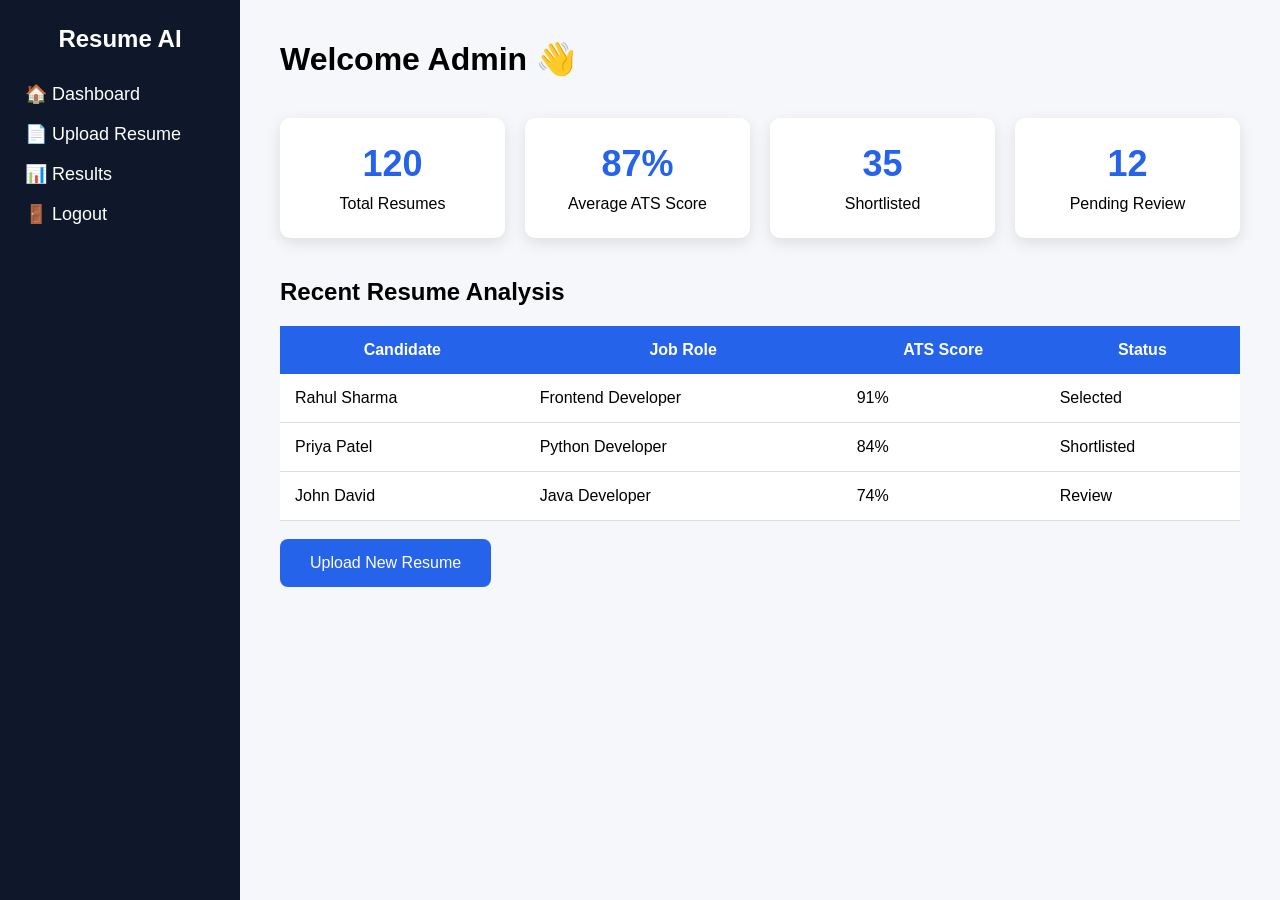
<file: dashboard.html>
<!DOCTYPE html>
<html lang="en">
<head>
    <meta charset="UTF-8">
    <meta name="viewport" content="width=device-width, initial-scale=1.0">
    <title>Dashboard | ResumeScreening AI</title>
    <link rel="stylesheet" href="style.css">
</head>

<body>

<div class="dashboard">

    <!-- Sidebar -->
    <div class="sidebar">

        <h2>Resume AI</h2>

        <ul>
            <li><a href="dashboard.html">🏠 Dashboard</a></li>
            <li><a href="upload.html">📄 Upload Resume</a></li>
            <li><a href="result.html">📊 Results</a></li>
            <li><a href="index.html">🚪 Logout</a></li>
        </ul>

    </div>

    <!-- Main Content -->
    <div class="main-content">

        <h1>Welcome Admin 👋</h1>

        <div class="cards">

            <div class="dashboard-card">
                <h2>120</h2>
                <p>Total Resumes</p>
            </div>

            <div class="dashboard-card">
                <h2>87%</h2>
                <p>Average ATS Score</p>
            </div>

            <div class="dashboard-card">
                <h2>35</h2>
                <p>Shortlisted</p>
            </div>

            <div class="dashboard-card">
                <h2>12</h2>
                <p>Pending Review</p>
            </div>

        </div>

        <h2 style="margin-top:40px;">Recent Resume Analysis</h2>

        <table>

            <tr>
                <th>Candidate</th>
                <th>Job Role</th>
                <th>ATS Score</th>
                <th>Status</th>
            </tr>

            <tr>
                <td>Rahul Sharma</td>
                <td>Frontend Developer</td>
                <td>91%</td>
                <td>Selected</td>
            </tr>

            <tr>
                <td>Priya Patel</td>
                <td>Python Developer</td>
                <td>84%</td>
                <td>Shortlisted</td>
            </tr>

            <tr>
                <td>John David</td>
                <td>Java Developer</td>
                <td>74%</td>
                <td>Review</td>
            </tr>

        </table>

        <br>

        <a href="upload.html">
            <button class="upload-btn">
                Upload New Resume
            </button>
        </a>

    </div>

</div>

</body>
</html>
</file>
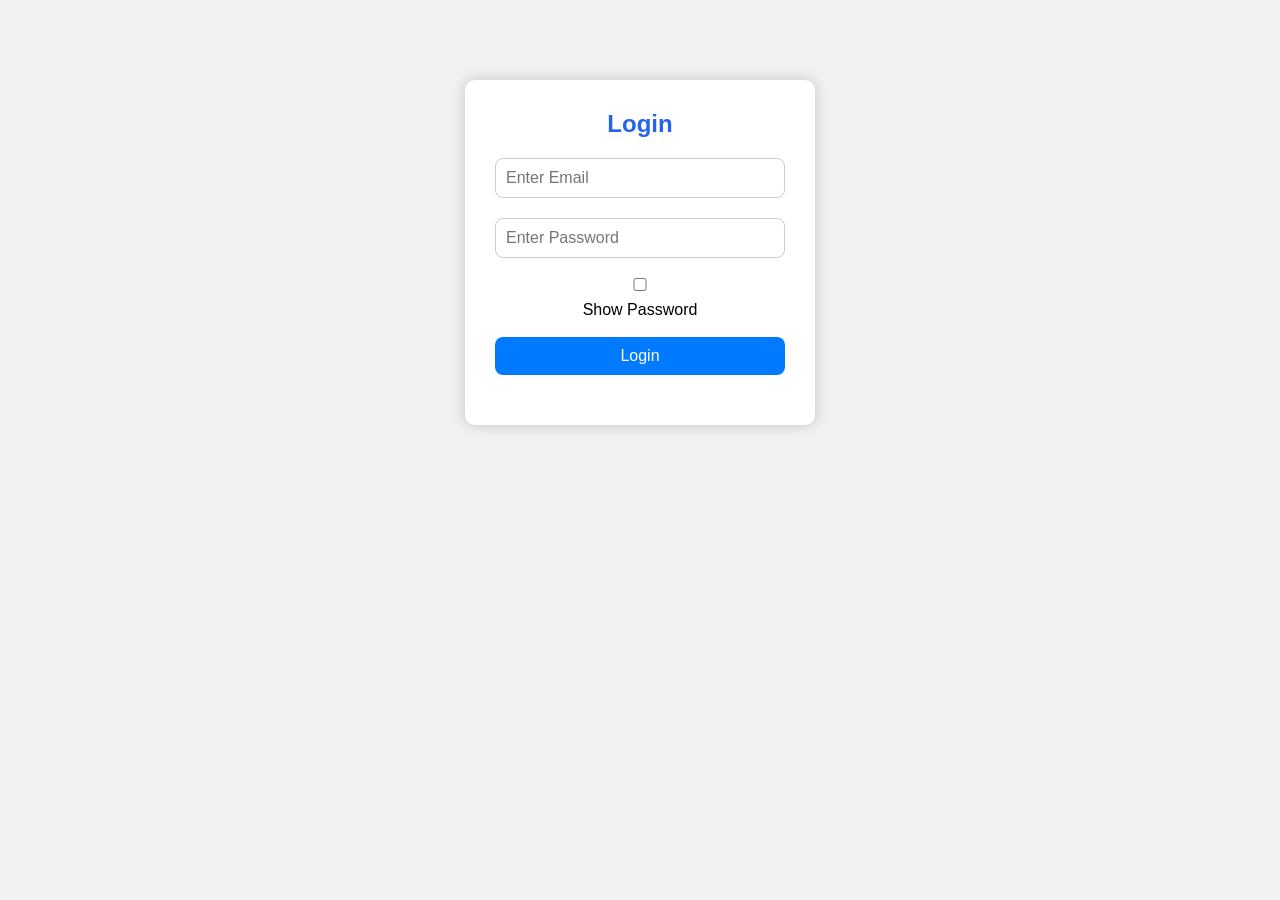
<file: login.html>
<!DOCTYPE html>
<html lang="en">
<head>
    <meta charset="UTF-8">
    <meta name="viewport" content="width=device-width, initial-scale=1.0">
    <title>Login - AI Resume Screening</title>

    <link rel="stylesheet" href="style.css">
</head>

<body>

<div class="login-container">

    <h2>Login</h2>

    <form id="loginForm">

        <input
            type="email"
            id="email"
            placeholder="Enter Email"
            required>

        <input
            type="password"
            id="password"
            placeholder="Enter Password"
            required>

        <label>
            <input type="checkbox" id="showPassword">
            Show Password
        </label>

        <br><br>

        <button type="submit">Login</button>

        <p id="message"></p>

    </form>

</div>

<script src="login.js"></script>

</body>
</html>
</file>
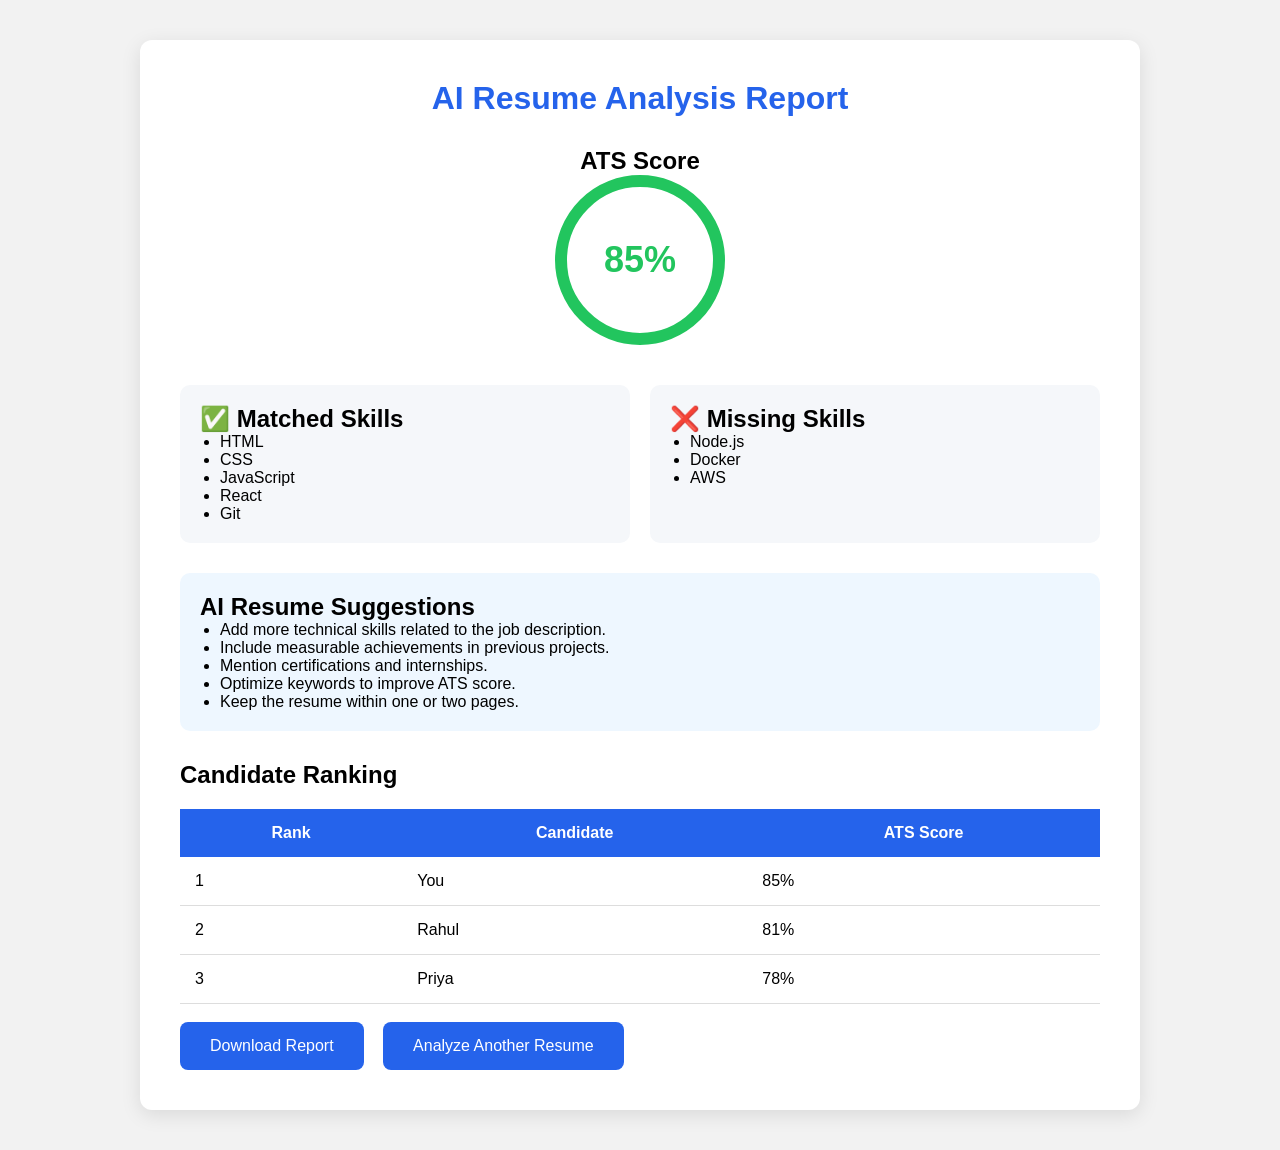
<file: result.html>
<!DOCTYPE html>
<html lang="en">
<head>
<meta charset="UTF-8">
<meta name="viewport" content="width=device-width, initial-scale=1.0">
<title>AI Resume Analysis</title>

<link rel="stylesheet" href="style.css">
</head>

<body>

<div class="result-container">

    <h1>AI Resume Analysis Report</h1>

    <!-- ATS Score -->
    <div class="score-card">

        <h2>ATS Score</h2>

        <div class="score-circle">
            <span id="score">85%</span>
        </div>

    </div>

    <!-- Skills -->
    <div class="result-grid">

        <div class="result-box">

            <h2>✅ Matched Skills</h2>

            <ul>
                <li>HTML</li>
                <li>CSS</li>
                <li>JavaScript</li>
                <li>React</li>
                <li>Git</li>

            </ul>

        </div>

        <div class="result-box">

            <h2>❌ Missing Skills</h2>

            <ul>

                <li>Node.js</li>
                <li>Docker</li>
                <li>AWS</li>

            </ul>

        </div>

    </div>

    <!-- Suggestions -->

    <div class="suggestions">

        <h2>AI Resume Suggestions</h2>

        <ul>

            <li>Add more technical skills related to the job description.</li>

            <li>Include measurable achievements in previous projects.</li>

            <li>Mention certifications and internships.</li>

            <li>Optimize keywords to improve ATS score.</li>

            <li>Keep the resume within one or two pages.</li>

        </ul>

    </div>

    <!-- Candidate Ranking -->

    <div class="ranking">

        <h2>Candidate Ranking</h2>

        <table>

            <tr>

                <th>Rank</th>

                <th>Candidate</th>

                <th>ATS Score</th>

            </tr>

            <tr>

                <td>1</td>

                <td>You</td>

                <td>85%</td>

            </tr>

            <tr>

                <td>2</td>

                <td>Rahul</td>

                <td>81%</td>

            </tr>

            <tr>

                <td>3</td>

                <td>Priya</td>

                <td>78%</td>

            </tr>

        </table>

    </div>

    <br>

    <button onclick="downloadReport()">Download Report</button>

    <button onclick="window.location.href='upload.html'">

        Analyze Another Resume

    </button>

</div>

<script src="result.js"></script>

</body>
</html>
</file>
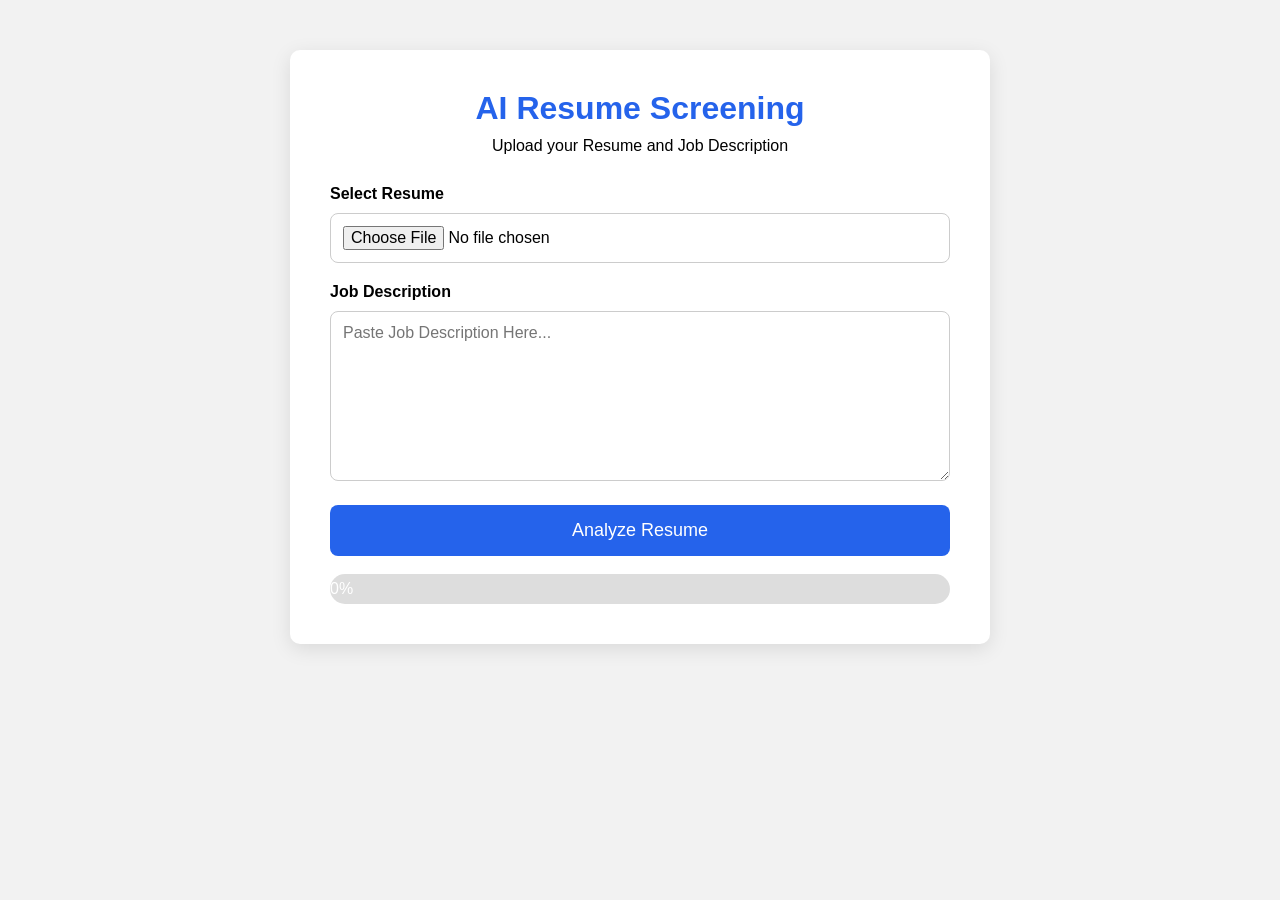
<file: upload.html>
<!DOCTYPE html>
<html lang="en">
<head>
<meta charset="UTF-8">
<meta name="viewport" content="width=device-width, initial-scale=1.0">
<title>Upload Resume</title>

<link rel="stylesheet" href="style.css">
</head>

<body>

<div class="upload-container">

<h1>AI Resume Screening</h1>

<p>Upload your Resume and Job Description</p>

<form id="uploadForm">

<label><strong>Select Resume</strong></label>

<input
type="file"
id="resume"
accept=".pdf,.doc,.docx"
required>

<label><strong>Job Description</strong></label>

<textarea
id="jobDescription"
rows="8"
placeholder="Paste Job Description Here..."
required></textarea>

<button type="submit">
Analyze Resume
</button>

</form>

<br>

<div class="progress">

<div class="progress-bar" id="progressBar">
0%
</div>

</div>

</div>

<script src="upload.js"></script>

</body>
</html>
</file>
<file: style.css>
*{
    margin:0;
    padding:0;
    box-sizing:border-box;
    font-family:'Poppins',sans-serif;
}

body{
    background:#f5f7fa;
}

nav{
    display:flex;
    justify-content:space-between;
    align-items:center;
    padding:20px 8%;
    background:#0f172a;
}

.logo{
    color:white;
    font-size:28px;
    font-weight:bold;
}

.logo span{
    color:#38bdf8;
}

nav ul{
    display:flex;
    list-style:none;
}

nav ul li{
    margin-left:30px;
}

nav ul li a{
    text-decoration:none;
    color:white;
    transition:.3s;
}

nav ul li a:hover{
    color:#38bdf8;
}

.login-btn{
    background:#38bdf8;
    padding:10px 20px;
    border-radius:6px;
}

.hero{
    display:flex;
    justify-content:space-around;
    align-items:center;
    padding:80px 8%;
}

.hero-left{
    width:50%;
}

.hero-left h1{
    font-size:50px;
    color:#0f172a;
    margin-bottom:20px;
}

.hero-left p{
    font-size:18px;
    line-height:30px;
    margin-bottom:30px;
}

.hero-left button{
    padding:15px 35px;
    background:#2563eb;
    color:white;
    border:none;
    border-radius:8px;
    cursor:pointer;
    font-size:18px;
}

.hero-left button:hover{
    background:#1d4ed8;
}

.hero-right img{
    width:400px;
}

.features{
    padding:70px 8%;
    text-align:center;
}

.cards{
    display:grid;
    grid-template-columns:repeat(4,1fr);
    gap:20px;
    margin-top:40px;
}

.card{
    background:white;
    padding:30px;
    border-radius:10px;
    box-shadow:0 5px 15px rgba(0,0,0,.1);
}

.about,
.contact{
    padding:70px 8%;
    text-align:center;
}

footer{
    background:#0f172a;
    color:white;
    text-align:center;
    padding:20px;
}

@media(max-width:900px){

.hero{
    flex-direction:column;
}

.hero-left{
    width:100%;
    text-align:center;
}

.cards{
    grid-template-columns:repeat(2,1fr);
}

.hero-right img{
    margin-top:30px;
    width:300px;
}

}

@media(max-width:600px){

.cards{
    grid-template-columns:1fr;
}

.hero-left h1{
    font-size:35px;
}

}
/* Login Page */

.login-page{
    background:linear-gradient(135deg,#2563eb,#38bdf8);
    height:100vh;
    display:flex;
    justify-content:center;
    align-items:center;
}

.login-container{

    width:400px;

    background:white;

    padding:40px;

    border-radius:15px;

    text-align:center;

    box-shadow:0 10px 30px rgba(0,0,0,.2);

}

.login-container h2{

    color:#2563eb;

    margin-bottom:10px;

}

.login-container p{

    margin-bottom:20px;

}

.login-container input{

    width:100%;

    padding:12px;

    margin:10px 0;

    border:1px solid #ccc;

    border-radius:8px;

    font-size:16px;

}

.login-container button{

    width:100%;

    padding:12px;

    background:#2563eb;

    color:white;

    border:none;

    border-radius:8px;

    font-size:17px;

    cursor:pointer;

}

.login-container button:hover{

    background:#1d4ed8;

}

.options{

    display:flex;

    justify-content:flex-start;

    margin:10px 0;

    font-size:14px;

}

#message{

    margin-top:15px;

    color:red;

}
/* Dashboard */

.dashboard{
    display:flex;
    min-height:100vh;
}

.sidebar{
    width:240px;
    background:#0f172a;
    color:white;
    padding:25px;
}

.sidebar h2{
    text-align:center;
    margin-bottom:30px;
}

.sidebar ul{
    list-style:none;
    padding:0;
}

.sidebar li{
    margin:18px 0;
}

.sidebar a{
    text-decoration:none;
    color:white;
    font-size:18px;
}

.sidebar a:hover{
    color:#38bdf8;
}

.main-content{
    flex:1;
    padding:40px;
    background:#f5f7fa;
}

.dashboard-card{
    background:white;
    padding:25px;
    border-radius:10px;
    box-shadow:0 5px 15px rgba(0,0,0,.1);
    text-align:center;
}

.dashboard-card h2{
    color:#2563eb;
    font-size:36px;
}

.dashboard-card p{
    margin-top:10px;
}

table{
    width:100%;
    border-collapse:collapse;
    background:white;
    margin-top:20px;
}

table th{
    background:#2563eb;
    color:white;
    padding:15px;
}

table td{
    padding:15px;
    border-bottom:1px solid #ddd;
}

.upload-btn{
    padding:15px 30px;
    background:#2563eb;
    color:white;
    border:none;
    border-radius:8px;
    cursor:pointer;
    font-size:16px;
}

.upload-btn:hover{
    background:#1d4ed8;
}

@media(max-width:768px){

.dashboard{
    flex-direction:column;
}

.sidebar{
    width:100%;
}

}
/* Upload Page */

.upload-container{

width:700px;

margin:50px auto;

background:white;

padding:40px;

border-radius:10px;

box-shadow:0 5px 20px rgba(0,0,0,.1);

}

.upload-container h1{

text-align:center;

color:#2563eb;

margin-bottom:10px;

}

.upload-container p{

text-align:center;

margin-bottom:30px;

}

.upload-container input,
.upload-container textarea{

width:100%;

padding:12px;

margin-top:10px;

margin-bottom:20px;

border:1px solid #ccc;

border-radius:8px;

font-size:16px;

}

.upload-container button{

width:100%;

padding:15px;

background:#2563eb;

color:white;

font-size:18px;

border:none;

border-radius:8px;

cursor:pointer;

}

.upload-container button:hover{

background:#1d4ed8;

}

.progress{

width:100%;

height:30px;

background:#ddd;

border-radius:20px;

overflow:hidden;

}

.progress-bar{

height:100%;

width:0;

background:#22c55e;

text-align:center;

color:white;

line-height:30px;

transition:0.3s;

}
/* Result Page */

.result-container{

width:90%;
max-width:1000px;
margin:40px auto;
background:white;
padding:40px;
border-radius:12px;
box-shadow:0 5px 20px rgba(0,0,0,.1);

}

.result-container h1{

text-align:center;
color:#2563eb;
margin-bottom:30px;

}

.score-card{

text-align:center;
margin-bottom:40px;

}

.score-circle{

width:170px;
height:170px;
margin:auto;
border-radius:50%;
border:12px solid #22c55e;

display:flex;
justify-content:center;
align-items:center;

font-size:36px;
font-weight:bold;
color:#22c55e;

}

.result-grid{

display:grid;
grid-template-columns:1fr 1fr;
gap:20px;

margin-bottom:30px;

}

.result-box{

background:#f5f7fa;
padding:20px;
border-radius:10px;

}

.result-box ul{

margin-left:20px;

}

.suggestions{

background:#eef7ff;
padding:20px;
border-radius:10px;
margin-bottom:30px;

}

.suggestions ul{

margin-left:20px;

}

.ranking table{

width:100%;
border-collapse:collapse;

}

.ranking th{

background:#2563eb;
color:white;
padding:15px;

}

.ranking td{

padding:15px;
border-bottom:1px solid #ddd;

}

.result-container button{

padding:15px 30px;
margin-right:15px;
border:none;
background:#2563eb;
color:white;
border-radius:8px;
cursor:pointer;
font-size:16px;

}

.result-container button:hover{

background:#1d4ed8;

}

@media(max-width:768px){

.result-grid{

grid-template-columns:1fr;

}

}
body{
    margin:0;
    padding:0;
    font-family:Arial, sans-serif;
    background:#f2f2f2;
}

.login-container{
    width:350px;
    margin:80px auto;
    background:white;
    padding:30px;
    border-radius:10px;
    box-shadow:0 0 15px rgba(0,0,0,0.2);
}

.login-container h2{
    text-align:center;
}

.login-container input{
    width:100%;
    padding:10px;
    margin:10px 0;
    box-sizing:border-box;
}

.login-container button{
    width:100%;
    padding:10px;
    background:#007bff;
    color:white;
    border:none;
    cursor:pointer;
    font-size:16px;
}

.login-container button:hover{
    background:#0056b3;
}
</file>
